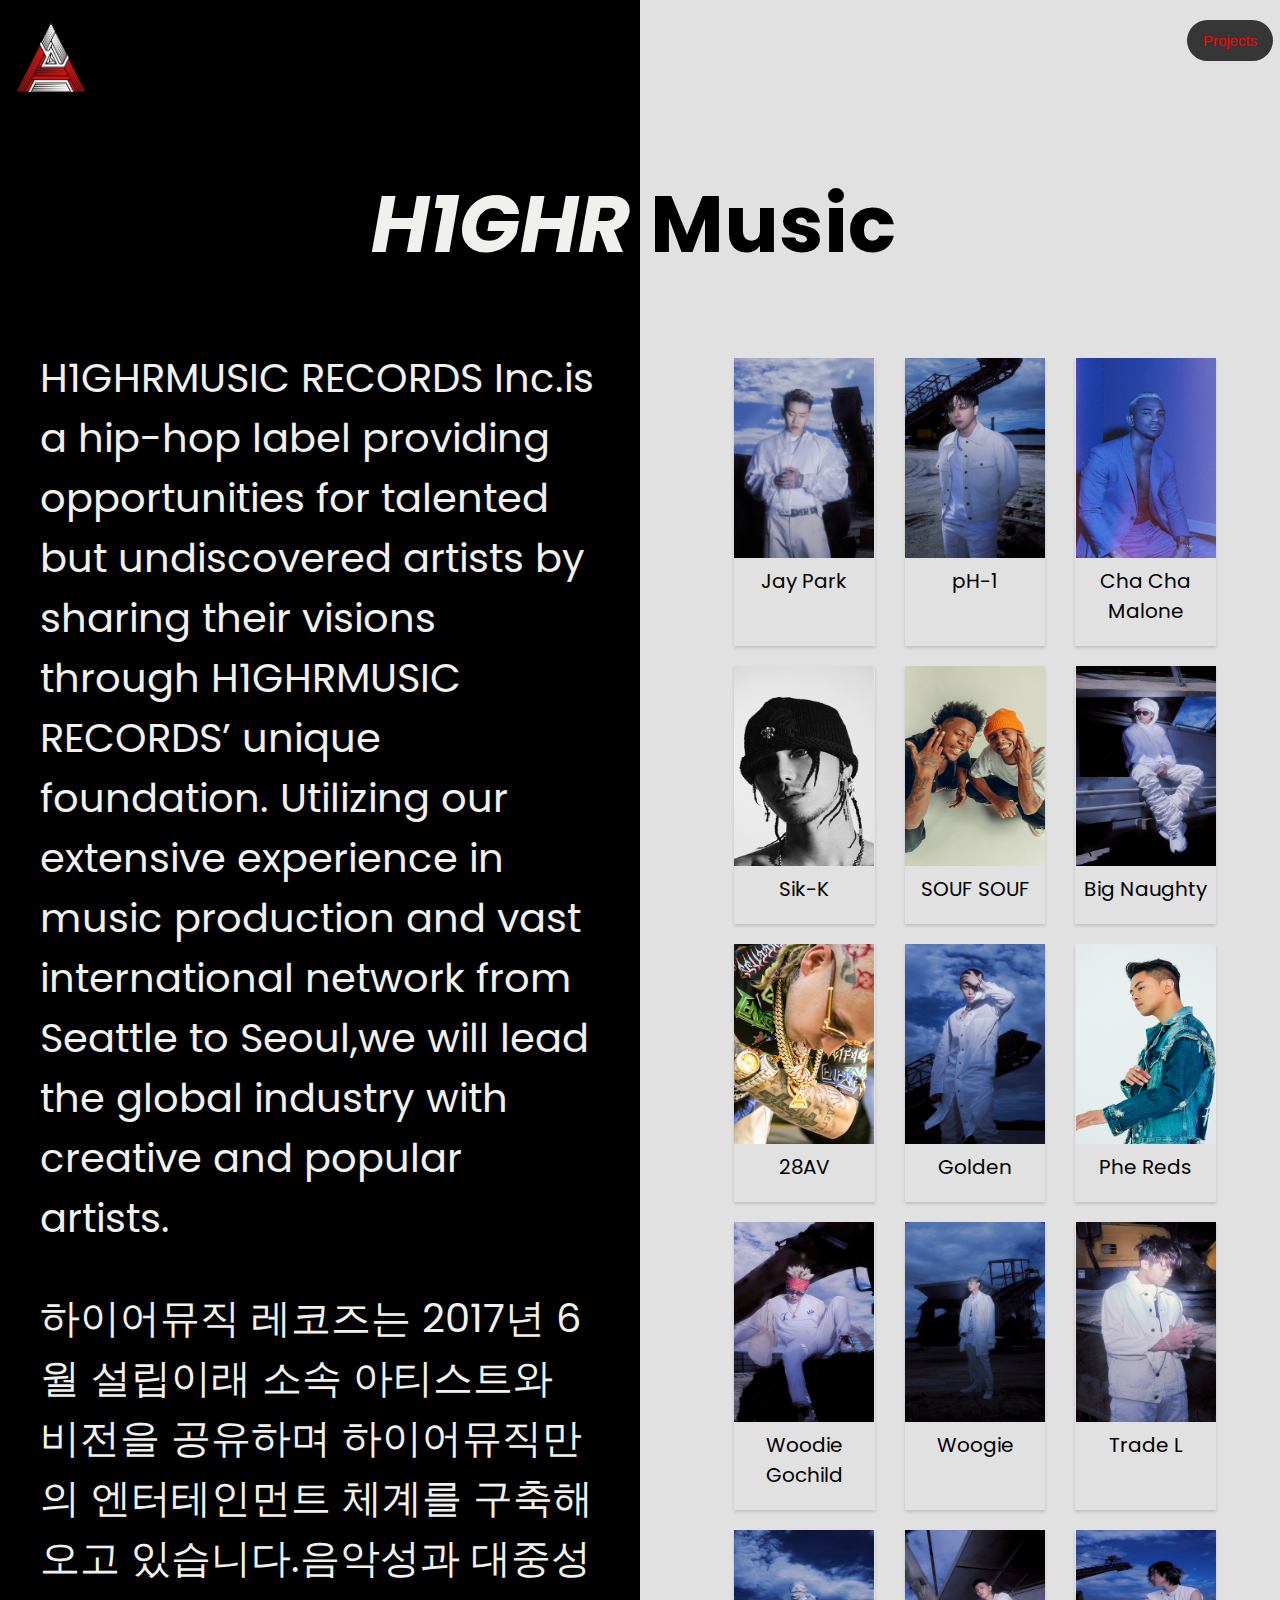
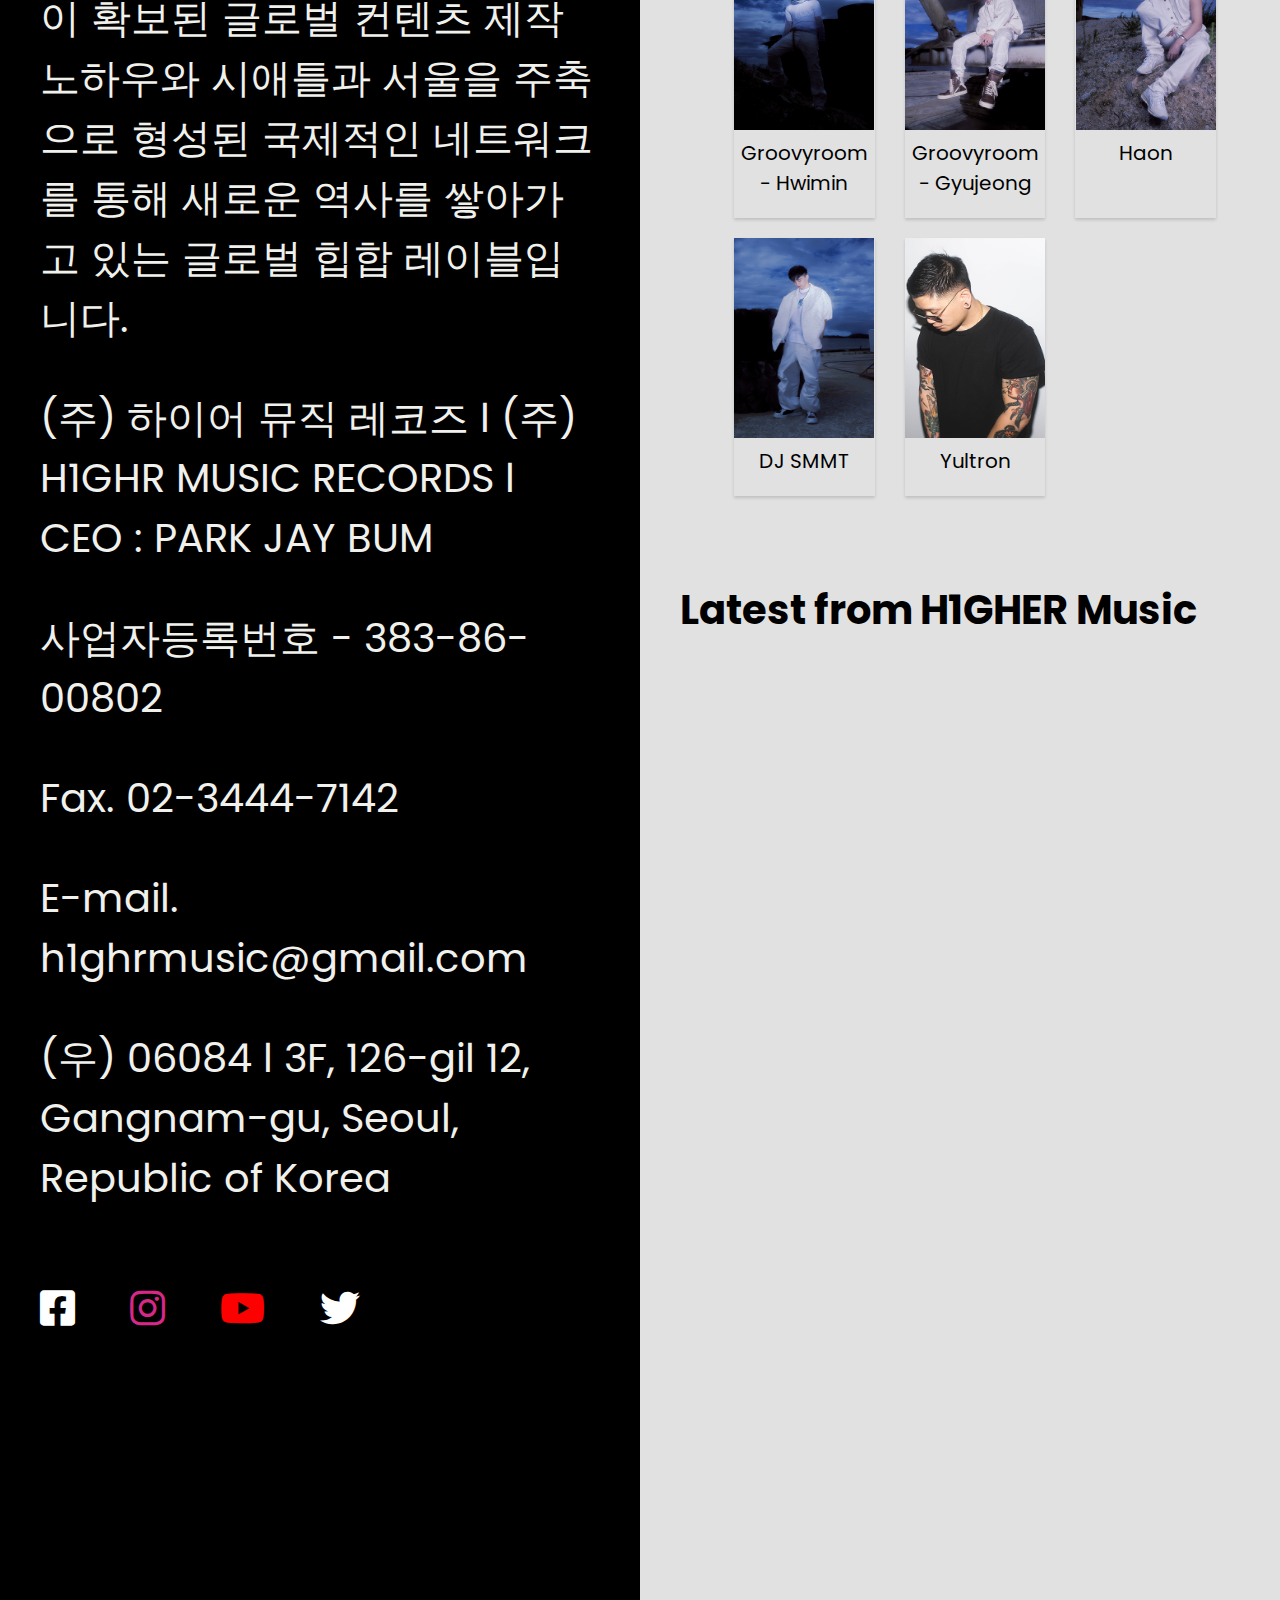
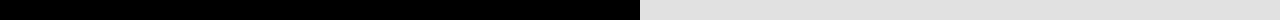
<file: index.html>
<!DOCTYPE html>
<html lang="en" dir="ltr">
  <head>
    <meta charset="utf-8">
    <title></title>
    <link rel="stylesheet" href="style.css">
    <link href="https://fonts.googleapis.com/css2?family=Poppins:wght@100&display=swap" rel="stylesheet"> <!-- NOTE: google font used for site -->
    <link rel="stylesheet" href="https://cdnjs.cloudflare.com/ajax/libs/font-awesome/4.7.0/css/font-awesome.min.css">
    <link rel="stylesheet" href="https://use.fontawesome.com/releases/v5.6.3/css/all.css">
</head>
  <body>
    <div class = "mainContainer">
      <div class = "leftSection">
        <div >
          <a href = "index.html" title = "Label Home Page">
            <img class = "logo" src = "logo.png"/>
          </a>
        </div>
        <h1>H1GHR</h1>
        <p>H1GHRMUSIC RECORDS Inc.is a hip-hop label providing opportunities for talented but undiscovered artists by sharing their visions
        through H1GHRMUSIC RECORDS’ unique foundation. Utilizing our extensive experience in music production and vast international network
        from Seattle to Seoul,we will lead the global industry with creative and popular artists.</p>
        <p>하이어뮤직 레코즈는 2017년 6월 설립이래 소속 아티스트와 비전을 공유하며 하이어뮤직만의 엔터테인먼트 체계를 구축해오고 있습니다.음악성과 대중성이 확보된 글로벌 컨텐츠 제작
        노하우와 시애틀과 서울을 주축으로 형성된 국제적인 네트워크를 통해 새로운 역사를 쌓아가고 있는 글로벌 힙합 레이블입니다. </p>
        <p> (주) 하이어 뮤직 레코즈 l (주) H1GHR MUSIC RECORDS l CEO : PARK JAY BUM </p>
          <p>사업자등록번호 - 383-86-00802</p>
          <p>Fax. 02-3444-7142 </p>
        <p>  E-mail. h1ghrmusic@gmail.com</p>
          <p>(우) 06084 l 3F, 126-gil 12, Gangnam-gu, Seoul, Republic of Korea</p>
        </p>
        <div class = "socials">
          <div class = "icons">
                <a href="https://www.facebook.com/H1GHRMUSICOFFICIAL/">
                  <i class = "fab fa-facebook-square"></i>
                </a>
          </div>
          <div class = "icons">
              <a href="https://www.instagram.com/h1ghrmusic/">
              <i class = "fab fa-instagram"></i>
            </a>
          </div>
          <div class = "icons">
            <a href="https://www.youtube.com/channel/UC6TJkBRLMFJ-9c7pXehoZwg">
            <i class = "fab fa-youtube"></i>
            </a>
          </div>
          <div class = "icons">
            <a href="https://twitter.com/H1GHRMUSIC?ref_src=twsrc%5Egoogle%7Ctwcamp%5Eserp%7Ctwgr%5Eauthor">
            <i class = "fab fa-twitter"></i>
            </a>
          </div>
        </div>
  </div>

      <div class = "rightSection">

        <div class = "navMenu">
          <button class= "dropBtn"> Projects</button>
          <div class="dropdown-content">
            <a href="redTape.html">Red Tape</a>
            <a href="blueTape.html">Blue Tape</a>
          </div>
        </div>

        <h1>Music</h1>
        <div class = "artists">
          <div class = "person"> <img src="jay-park.jpg" width=140px height=200px> </img> <br>Jay Park </div>
          <div class = "person"> <img src="ph-1.png" width=140px height=200px> </img> <br>pH-1 </div>
          <div class = "person"> <img src="cha cha.jpg" width=140px height=200px> </img> <br>Cha Cha Malone </div>
          <div class = "person"> <img src="sik-k.png" width=140px height=200px> </img> <br>Sik-K </div>
          <div class = "person"> <img src="SOUF SOUF.png" width=140px height=200px> </img> <br>SOUF SOUF </div>
          <div class = "person"> <img src="big naughty.png" width=140px height=200px> </img> <br>Big Naughty </div>
          <div class = "person"> <img src="28AV.png" width=140px height=200px> </img> <br>28AV </div>
          <div class = "person"> <img src="golden.png" width=140px height=200px> </img> <br>Golden </div>
          <div class = "person"> <img src="Phe Reds.png" width=140px height=200px> </img> <br>Phe Reds </div>
          <div class = "person"> <img src="woodie.png" width=140px height=200px> </img> <br>Woodie Gochild </div>
          <div class = "person"> <img src="woogie.png" width=140px height=200px> </img> <br>Woogie </div>
          <div class = "person"> <img src="trade L.png" width=140px height=200px> </img> <br>Trade L </div>
          <div class = "person"> <img src="hwimin.png" width=140px height=200px> </img> <br>Groovyroom - Hwimin </div>
          <div class = "person"> <img src="gyujeong.png" width=140px height=200px> </img> <br>Groovyroom - Gyujeong </div>
          <div class = "person"> <img src="haon.png" width=140px height=200px> </img> <br>Haon </div>
          <div class = "person"> <img src="dj smmt.png" width=140px height=200px> </img> <br>DJ SMMT </div>
          <div class = "person"> <img src="yultron.png" width=140px height=200px> </img> <br>Yultron </div>
        </div>
        <p class = "newsHeader"> Latest from H1GHER Music</p>
        <iframe width="560" height="315" src="https://www.youtube.com/embed/g4WzTYH1HkE" frameborder="0" allow="accelerometer; autoplay; clipboard-write; encrypted-media; gyroscope; picture-in-picture" allowfullscreen></iframe>
        <iframe width="560" height="315" src="https://www.youtube.com/embed/4XI2UE-AbFI" frameborder="0" allow="accelerometer; autoplay; clipboard-write; encrypted-media; gyroscope; picture-in-picture" allowfullscreen></iframe>

      </div>



    </div>

  </body>
</html>
</file>
<file: style.css>
body, html{
  margin:0px;
  padding:0px;
  font-family: 'Poppins', sans-serif;
}
.mainContainer{
  display:flex;
  flex-wrap: wrap;
  width:100%;
  height:280vmin;
}
.mainContainer > div {
  flex:1;
}
.leftSection{
  background-color: black ;
  color: #f0f1ec;
}

.rightSection{
  background-color: #e1e1e1;
  color:black;
  width:50%;
}

.logo{
  display:flex;
  padding: 12px 16px;
  margin-top: 10px;
  width:70px;
  height:70px;
}
.logo:hover{
    transition: 0.70s;
    transform: rotate(360deg);
  }
.leftSection > h1{
  display:flex;
  padding:10px;
  margin-top: 50px;
  justify-content: flex-end;
  font-size: 80px;
  font-style: italic;
  animation-name: example1;
  animation-duration: 6s;
  animation-iteration-count: infinite;
}
p{
  display:flex;
  font-size: 40px;
  margin:40px;
}
.socials{
  display: flex;
  justify-content: space-between;
  margin:40px;
  width:50%;
}
.icons i{
  font-size: 40px;
}
i.fa-facebook-square, i.fa-twitter{
  color:white;
}
i.fa-instagram{
  color:#d72888;
}
i.fa-youtube{
  color:red;
}
.rightSection > h1{
  display:flex;
  margin-top: 154px;
  padding:10px;
  font-size: 80px;
}
.artists{
  display:grid;
  grid-template-columns: auto auto auto ;
  margin: 10%;
  color:black;
  width:80%;
  font-size: 20px;
}
.person{
  margin-left: 30px;
  margin-bottom: 20px;
  padding-bottom:20px;
  text-align: center;
  transition: transform .1s;
  box-shadow: 0 2px 3px 0 rgba(0, 0, 0, 0.15);
}
.newsHeader{
  font-weight: bold;
}
.rightSection > iframe{
  display:flex;
  width:80%;
  padding:10px;
  margin-left: 10%;
  height:50vh;
  transition: transform .2s;
  justify-content: center;
  align-items: center;
}
.person > img:hover {
  transform: scale(1.5);
}
.rightSection > iframe:hover {
  transform: scale(1.3);
}
.navMenu{
  position:relative;
  display: inline-block;
  margin-top: 20px;
  float:right;
  width:100px;
  text-align: center;
}
.dropBtn{
  cursor: pointer;
  font-size: 15px;
  background-color:#363636;
  color:red;
  border:none;
  border-radius: 50px;
  padding: 12px 16px;
}
.dropBtn:hover{
  background-color: red ;
  color: #f0f1ec;
}
.dropdown-content{
  display:none;
  font-size: 15px;
  background-color: #f1f1f1;
  box-shadow: 0px 8px 16px 0px rgba(0,0,0,0.2);
  z-index: 1;
}
.dropdown-content a{
  display: flex;
  flex-direction: column;
  color: black;
  padding: 12px 16px;
  text-decoration: none;
}
.dropdown-content > a:hover {
  background-color: #ddd;
}
.navMenu:hover > .dropdown-content {
  display: block;
}
.navMenu:hover > .dropbtn {
  background-color: #3e8e41;
}
.red{
  display: flex;
  background-color: black;
  color:white;
  margin:0;
  padding:0;
}
.landing{
  display:flex;
  flex-direction: column;
  justify-content: center;
  align-items: center;margin-bottom: 10vmin;
}
.album{
  display: flex;
  flex-direction: column;
  flex-wrap: wrap;
  background-image:radial-gradient(circle, red, black);
  width:100%;
}
.title{
  display: flex;
  flex-wrap: wrap;
  justify-content: center;
  padding-top: 10vmin;
  color:white;
  font-weight: bold
}
.title > info{
  flex:1;
}
.info{
  font-family: 'Source Sans Pro', sans-serif;
  align-self: flex-end;
  padding-left:2vmin;
}
h1{ font-size: 40px;}
span{ color:white; text-decoration: underline;}

.trackList {
  display: flex;
  justify-content: center;
  align-items: center;
  margin-top: 2vmin;
}
.trackList > ul{
  list-style-type: decimal;
  padding-bottom: 5px;
}
.red ul li {
  margin-top: -1px;
  font-family: 'Source Sans Pro', sans-serif;
  color: white;
  font-size: 15px;
  padding: 12px;
}
.bottomInfo{
  display: flex;
  flex-direction: row;
}
i.fa-spotify{
  color:#1DB954;
  font-size: 20px;
  margin-left: 7px;
}
.blue{
  display:flex;
  flex-direction: column;
  flex-wrap: wrap;
  background-color: white;
  margin:0;
  padding:0;
  width:100%;
}
.blue .album{
  display: flex;
  flex-direction: column;
  flex-wrap: wrap;
  background-image:url("cloud1.jpg");
  background-size:cover;
  width:100%;
}
.blue .dropBtn{
  color:white;
  background-color: #5774ab;
}
.blue .dropBtn:hover{
  color:#5774ab;
  background-color: white;
}

.blue h1, span{
  color: white;
}
.blue ul li {
  margin-top: -1px;
  font-family: 'Source Sans Pro', sans-serif;
  color: #5774ab;
  font-size: 15px;
  padding: 12px;
}
.lives{
  display:flex;
  flex-direction: row;
  justify-content: space-around;
}
.videoLine{
  margin:5vmin;
}
</file>
